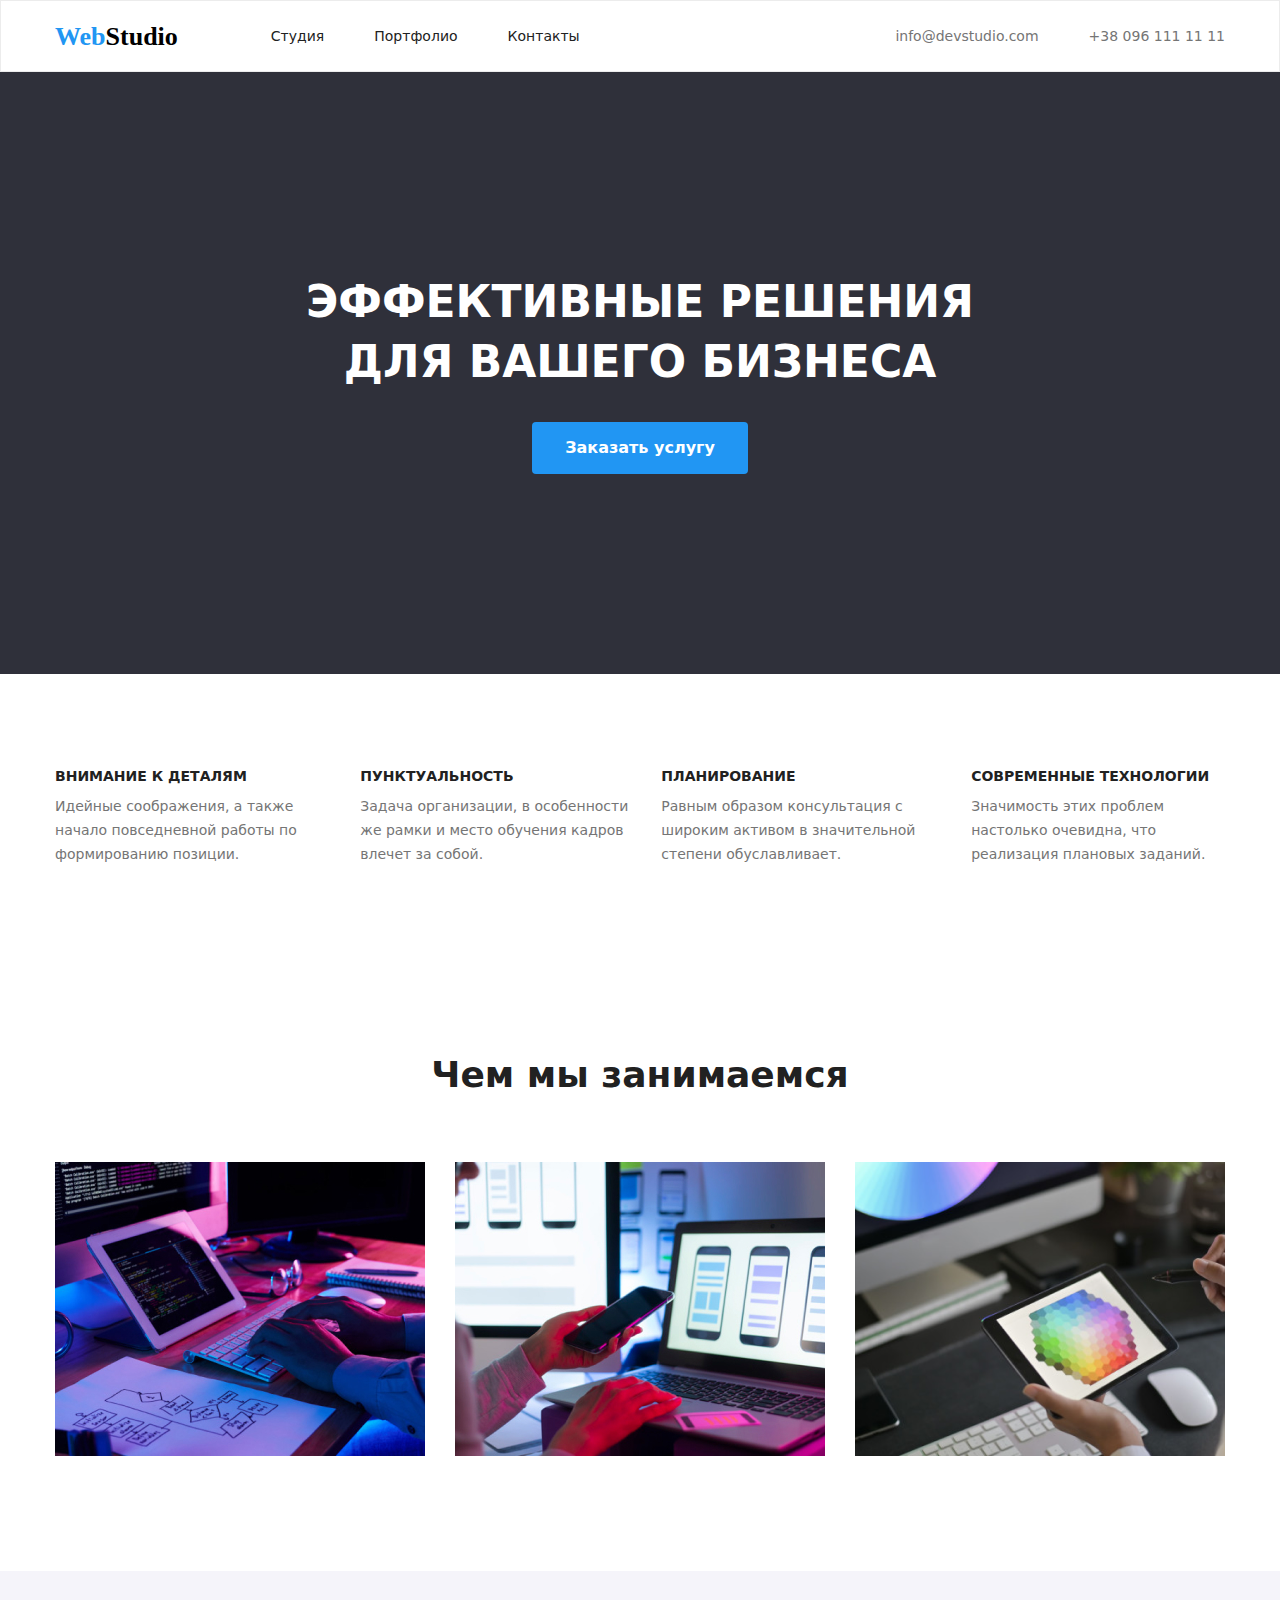
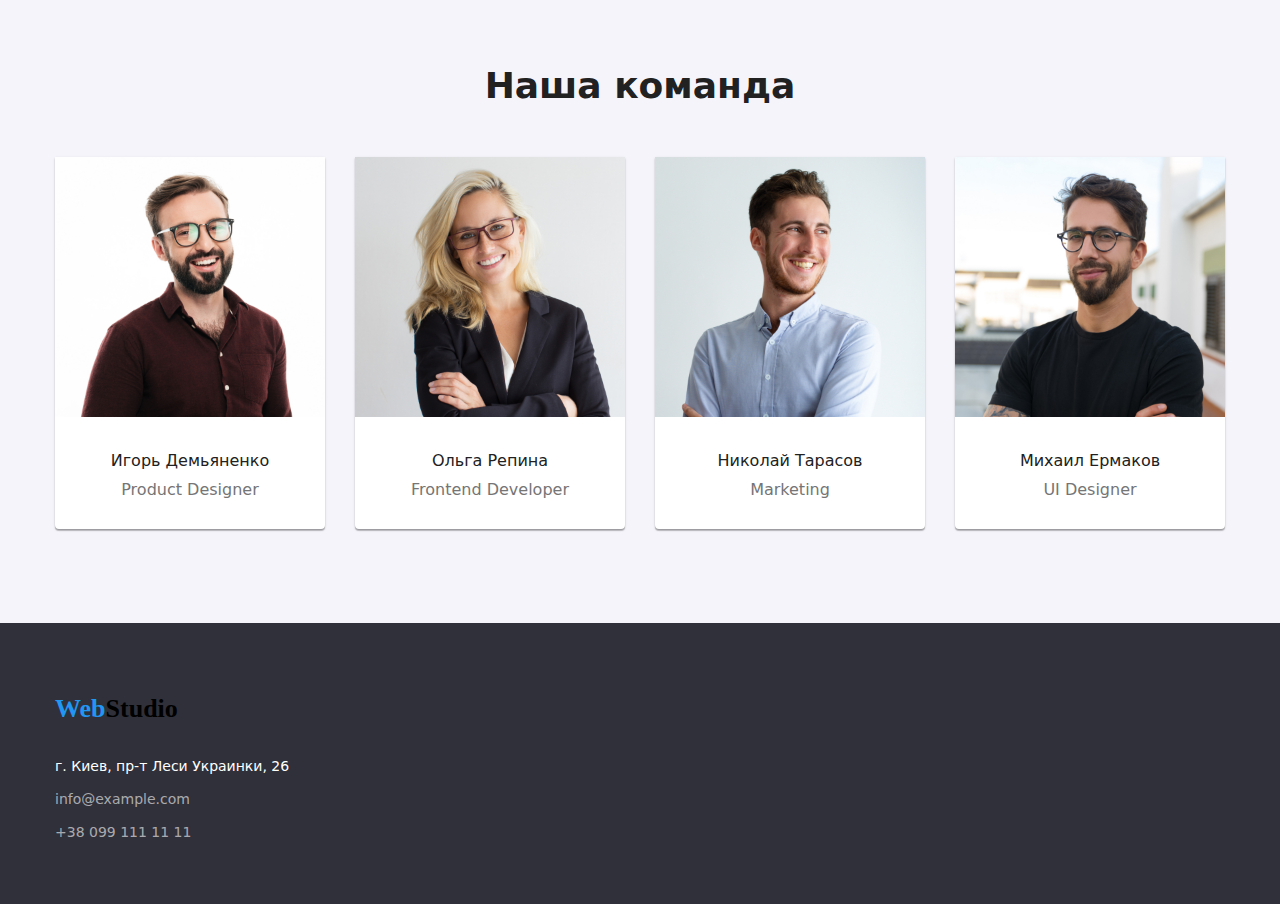
<file: index.html>
<!DOCTYPE html>
<html lang="ru">
  <head>
    <meta charset="UTF-8" />
    <meta name="viewport" content="width=device-width, initial-scale=1.0" />
    <title>WebStudio</title>
    <link
      href="https://fonts.googleapis.com/css2?family=Roboto:wght@400;700&display=swap"
      rel="stylesheet"
    />
    <link
      rel="stylesheet"
      href="https://cdnjs.cloudflare.com/ajax/libs/modern-normalize/1.0.0/modern-normalize.min.css"
    />
    <link rel="stylesheet" href="./styles/styles.css" />
  </head>
  <body>
    <!--weight container=1200px
    padding l,r = 15px-->
    <!-- header-->
    <header>
      <div class="header-container">
        <nav class="main-nav">
          <a href="index.html" lang="en" class="logo-text"
            ><span class="logo-part">Web</span>Studio</a
          >
          <ul class="nav-list">
            <li><a href="" class="main-nav-list-element">Студия</a></li>
            <li>
              <a href="./portfolio.html" class="main-nav-list-element"
                >Портфолио</a
              >
            </li>
            <li><a href="" class="main-nav-list-element">Контакты</a></li>
          </ul>
        </nav>
        <address class="main-adress">
          <ul class="nav-adress-list">
            <li class="adress-list-item">
              <a href="mailto:info@devstudio.com" class="mail-address-webstudio"
                >info@devstudio.com</a
              >
            </li>
            <li class="adress-list-item">
              <a href="tel:+380961111111" class="tel-address-webstudio-header"
                >+38 096 111 11 11</a
              >
            </li>
          </ul>
        </address>
      </div>
    </header>
    <!-- main-->
    <main>
      <!-- section with button-->
      <section class="section-with-button">
        <div class="section-with-button-container">
          <h1 class="our-slogan">
            Эффективные решения<br />
            для вашего бизнеса
          </h1>
          <button type="button" class="button-to-order-servise">
            <span class="button-to-order-servise-text">Заказать услугу</span>
          </button>
        </div>
      </section>
      <!-- section our qualities-->
      <section class="section-our-qualities">
        <div class="our-qualities-container">
          <h2 hidden>our qualities</h2>
          <ul class="our-qualities-list">
            <li class="our-qualities-list-item">
              <h3 class="our-qualities-list-caption">ВНИМАНИЕ К ДЕТАЛЯМ</h3>
              <p class="our-qualities-list-description">
                Идейные соображения, а также начало повседневной работы по
                формированию позиции.
              </p>
            </li>
            <li class="our-qualities-list-item">
              <h3 class="our-qualities-list-caption">ПУНКТУАЛЬНОСТЬ</h3>
              <p class="our-qualities-list-description">
                Задача организации, в особенности же рамки и место обучения
                кадров влечет за собой.
              </p>
            </li>
            <li class="our-qualities-list-item">
              <h3 class="our-qualities-list-caption">ПЛАНИРОВАНИЕ</h3>
              <p class="our-qualities-list-description">
                Равным образом консультация с широким активом в значительной
                степени обуславливает.
              </p>
            </li>
            <li class="our-qualities-list-item">
              <h3 class="our-qualities-list-caption">СОВРЕМЕННЫЕ ТЕХНОЛОГИИ</h3>
              <p class="our-qualities-list-description">
                Значимость этих проблем настолько очевидна, что реализация
                плановых заданий.
              </p>
            </li>
          </ul>
        </div>
      </section>
      <!--our tasks-->
      <section class="section-our-tasks">
        <div class="our-tasks-container">
          <h2 class="our-tasks-caption">Чем мы занимаемся</h2>
          <ul class="our-tasks-list">
            <li class="our-tasks-list-items">
              <img
                src="./images/section-ourtasks/img1.jpg"
                alt="веб-разработка"
                width="370"
                height="294"
                class="our-tasks-pictures"
              />
            </li>
            <li class="our-tasks-list-items">
              <img
                src="./images/section-ourtasks/img2.jpg"
                alt="адаптируем для
                    мобильных гаджетов"
                width="370"
                height="294"
                class="our-tasks-pictures"
              />
            </li>
            <li class="our-tasks-list-items">
              <img
                src="./images/section-ourtasks/img3.png"
                alt="подбираем лучший
                    дизайн"
                width="370"
                height="294"
                class="our-tasks-pictures"
              />
            </li>
          </ul>
        </div>
      </section>
      <!--section our team-->
      <section class="section-our-team">
        <div class="our-team-container">
          <h2 class="section-our-team-caption">Наша команда</h2>
          <ul class="our-team-list">
            <li class="our-team-list-items">
              <div class="our-team-items-container">
                <img
                  src="./images/section-ourteam/img1.jpg"
                  alt="на фото Игорь Демьяненко"
                  width="270"
                  height="260"
                  class="our-team-list-pictures"
                />
                <h3 class="our-team-names">Игорь Демьяненко</h3>
                <p lang="en" class="our-team-positions">Product Designer</p>
              </div>
            </li>
            <li class="our-team-list-items">
              <div class="our-team-items-container">
                <img
                  src="./images/section-ourteam/img2.jpg"
                  alt="на фото Ольга Репина"
                  width="270"
                  height="260"
                  class="our-team-list-pictures"
                />
                <h3 class="our-team-names">Ольга Репина</h3>
                <p lang="en" class="our-team-positions">Frontend Developer</p>
              </div>
            </li>
            <li class="our-team-list-items">
              <div class="our-team-items-container">
                <img
                  src="./images/section-ourteam/img3.jpg"
                  alt="на фото Николай Тарасов"
                  width="270"
                  height="260"
                  class="our-team-list-pictures"
                />
                <h3 class="our-team-names">Николай Тарасов</h3>
                <p lang="en" class="our-team-positions">Marketing</p>
              </div>
            </li>
            <li class="our-team-list-items">
              <div class="our-team-items-container">
                <img
                  src="./images/section-ourteam/img4.jpg"
                  alt="на фото Михаил Ермаков"
                  width="270"
                  height="260"
                  class="our-team-list-pictures"
                />
                <h3 class="our-team-names">Михаил Ермаков</h3>
                <p lang="en" class="our-team-positions">UI Designer</p>
              </div>
            </li>
          </ul>
        </div>
      </section>
    </main>
    <!--footer-->
    <footer class="webstudio-footer">
      <div class="footer-container">
        <div class="footer-logo-container">
          <a href="index.html" lang="en" class="logo-text"
            ><span class="logo-part">Web</span>Studio</a
          >
        </div>
        <address>
          <ul class="webstudio-footer-list">
            <li class="webstudio-footer-list-items">
              <a
                href="https://goo.gl/maps/ka6gXYY2GY19vVcMA"
                target="_blank"
                class="maps-location"
                >г. Киев, пр-т Леси Украинки, 26</a
              >
            </li>
            <li class="webstudio-footer-list-items">
              <a href="mailto:info@example.com" class="mail-address-info"
                >info@example.com</a
              >
            </li>
            <li class="webstudio-footer-list-items">
              <a href="tel:+380991111111" class="tel-address-webstudio"
                >+38 099 111 11 11</a
              >
            </li>
          </ul>
        </address>
      </div>
    </footer>
  </body>
</html>
</file>
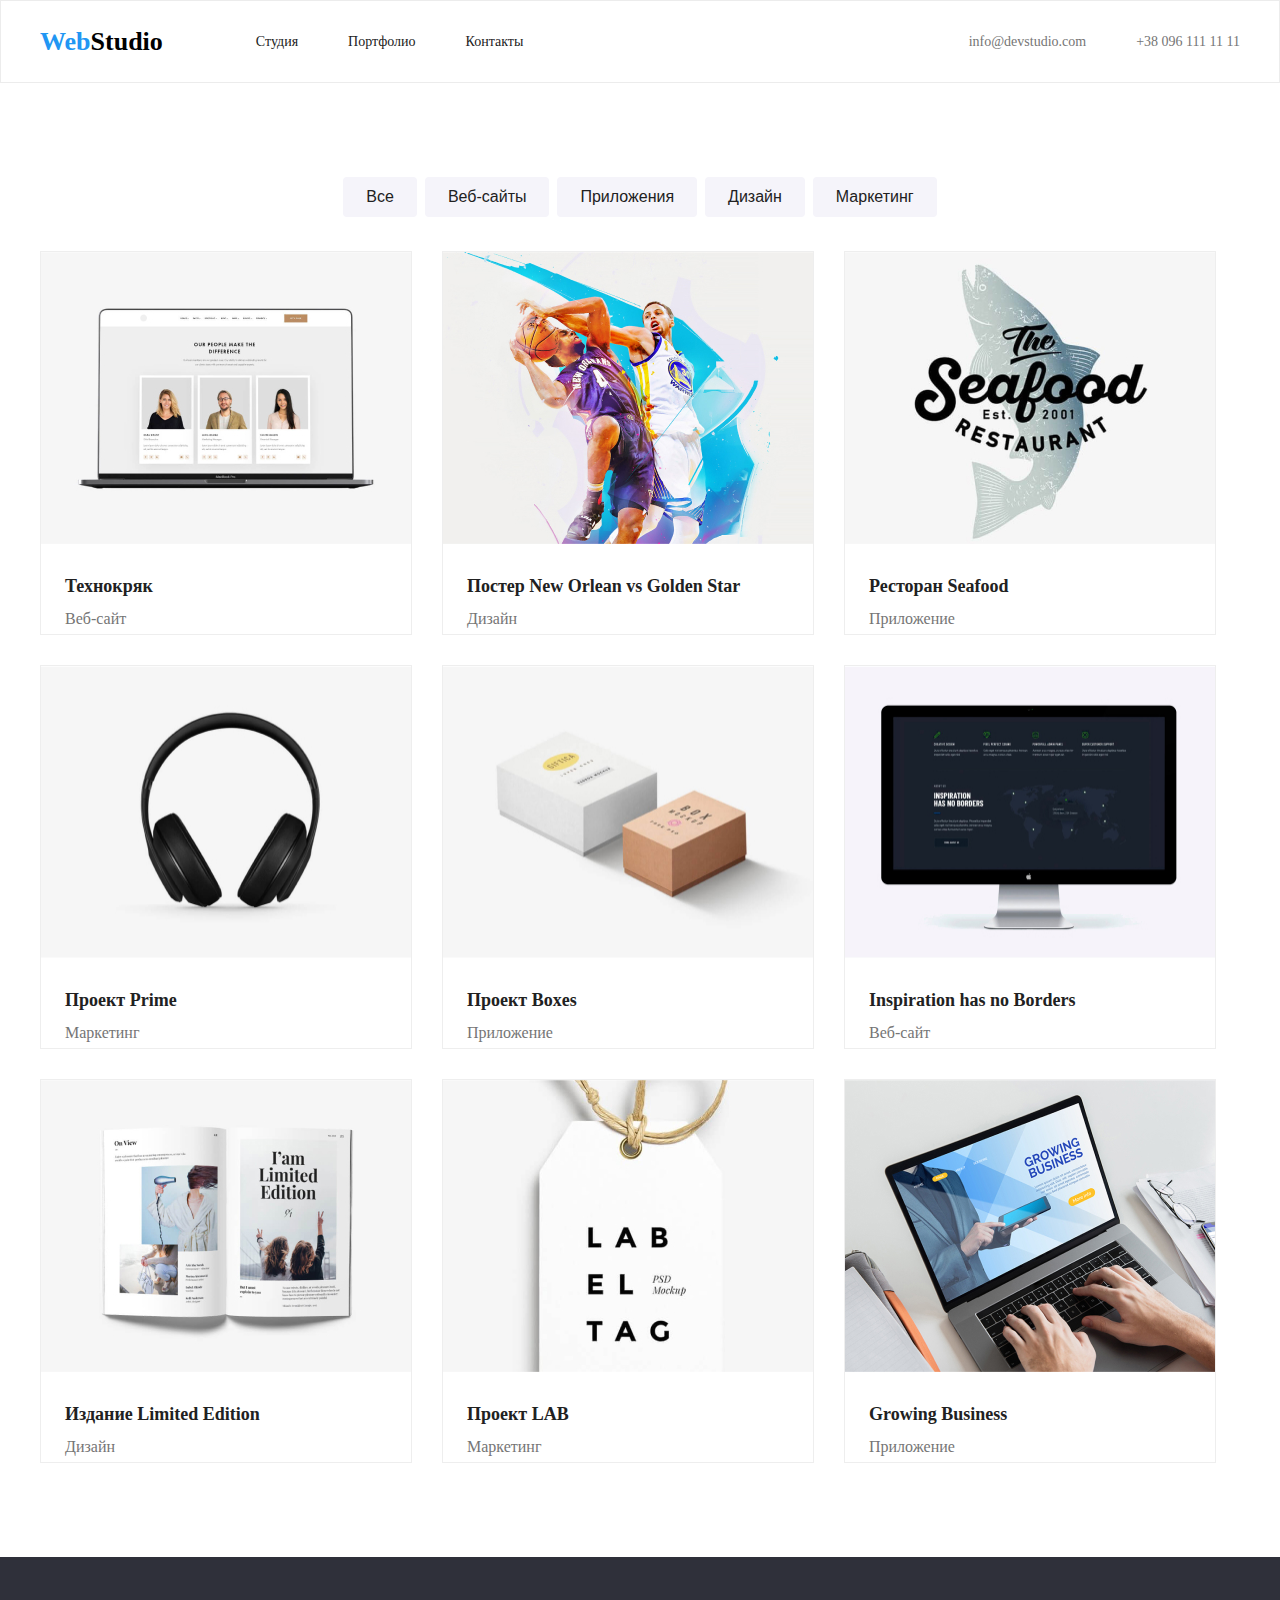
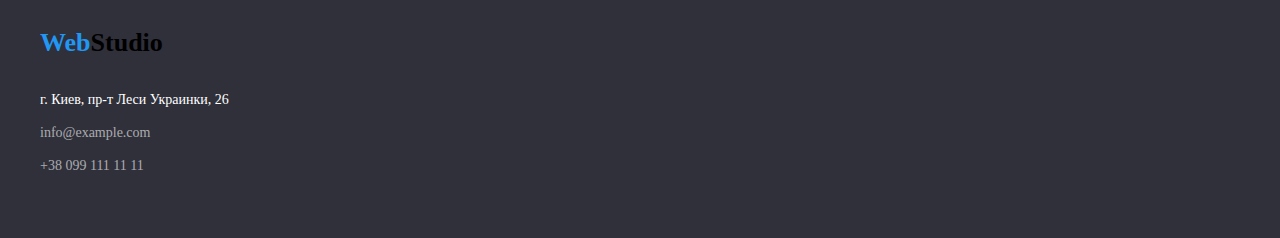
<file: portfolio.html>
<!DOCTYPE html>
<html lang="ru">
  <!--head-->
  <head>
    <meta charset="UTF-8" />
    <meta name="viewport" content="width=device-width, initial-scale=1.0" />
    <title>Portfolio</title>
    <link rel="stylesheet" href="./styles/styles.css" />
  </head>
  <!--body-->
  <body class="potfolio-body">
    <!--header-->
    <header>
      <div class="portfolio-header-container">
        <nav class="portfolio-nav">
          <a href="index.html" lang="en" class="logo-text"
            ><span class="logo-part">Web</span>Studio</a
          >
          <ul class="nav-list">
            <li>
              <a href="./index.html" class="portfolio-nav-list-element"
                >Студия</a
              >
            </li>
            <li>
              <a href="./portfolio.html" class="portfolio-nav-list-element"
                >Портфолио</a
              >
            </li>
            <li><a href="" class="portfolio-nav-list-element">Контакты</a></li>
          </ul>
        </nav>
        <address class="portfolio-address">
          <ul class="portfolio-nav-adress-list">
            <li class="portfolio-address-list-element">
              <a
                href="mailto:info@devstudio.com"
                class="portfolio-mail-address-webstudio"
                >info@devstudio.com</a
              >
            </li>
            <li class="portfolio-address-list-element">
              <a
                href="tel:+380961111111"
                class="portfolio-tel-address-webstudio"
                >+38 096 111 11 11</a
              >
            </li>
          </ul>
        </address>
      </div>
    </header>
    <!--main-->
    <main>
      <!--portfolio section-->
      <section class="portfolio-main-section">
        <div class="portfolio-main-container">
          <h1 class="hidden-porfolio-caption" hidden>portfolio</h1>
          <!--part with buttons-->

          <ul class="portfolio-main-section-list-with-buttons">
            <li class="portfolio-main-section-list-items">
              <button type="button" class="portfolio-main-section-button">
                <span class="portfolio-main-section-buttons-text"> Все </span>
              </button>
            </li>
            <li class="portfolio-main-section-list-items">
              <button type="button" class="portfolio-main-section-button">
                <span class="portfolio-main-section-buttons-text">
                  Веб-сайты
                </span>
              </button>
            </li>
            <li class="portfolio-main-section-list-items">
              <button type="button" class="portfolio-main-section-button">
                <span class="portfolio-main-section-buttons-text"
                  >Приложения</span
                >
              </button>
            </li>
            <li class="portfolio-main-section-list-items">
              <button type="button" class="portfolio-main-section-button">
                <span class="portfolio-main-section-buttons-text">Дизайн</span>
              </button>
            </li>
            <li class="portfolio-main-section-list-items">
              <button type="button" class="portfolio-main-section-button">
                <span class="portfolio-main-section-buttons-text"
                  >Маркетинг</span
                >
              </button>
            </li>
          </ul>
          <!--part with pictures-->

          <ul class="portfolio-main-section-list-with-pictures">
            <div class="portfolio-main-list-items-container">
              <li class="portfolio-main-section-list-with-pictures-items">
                <img
                  src="./images/potfolio-images/img1.jpg"
                  alt="Технокряк"
                  width="370"
                  height="292"
                  class="portfolio-main-section-pictures"
                />
                <p class="portfolio-main-section-pictures-description">
                  Технокряк
                </p>
                <a href="" class="portfolio-main-section-list-links"
                  >Веб-сайт</a
                >
              </li>
            </div>
            <div class="portfolio-main-list-items-container">
              <li class="portfolio-main-section-list-with-pictures-items">
                <img
                  src="./images/potfolio-images/img2.jpg"
                  alt="Постер с представителями команд"
                  width="370"
                  height="292"
                  class="portfolio-main-section-pictures"
                />
                <p class="portfolio-main-section-pictures-description">
                  Постер<span lang="en"> New Orlean vs Golden Star</span>
                </p>
                <a href="" class="portfolio-main-section-list-links">Дизайн</a>
              </li>
            </div>
            <div class="portfolio-main-list-items-container">
              <li class="portfolio-main-section-list-with-pictures-items">
                <img
                  src="./images/potfolio-images/img3.jpg"
                  alt="Логотип ресторана"
                  width="370"
                  height="292"
                  class="portfolio-main-section-pictures"
                />
                <p class="portfolio-main-section-pictures-description">
                  Ресторан <span lang="en">Seafood</span>
                </p>
                <a href="" class="portfolio-main-section-list-links"
                  >Приложение</a
                >
              </li>
            </div>
            <div class="portfolio-main-list-items-container">
              <li class="portfolio-main-section-list-with-pictures-items">
                <img
                  src="./images/potfolio-images/img4.jpg"
                  alt="Наушники"
                  width="370"
                  height="292"
                  class="portfolio-main-section-pictures"
                />
                <p class="portfolio-main-section-pictures-description">
                  Проект <span lang="en">Prime</span>
                </p>
                <a href="" class="portfolio-main-section-list-links"
                  >Маркетинг</a
                >
              </li>
            </div>
            <div class="portfolio-main-list-items-container">
              <li class="portfolio-main-section-list-with-pictures-items">
                <img
                  src="./images/potfolio-images/img5.jpg"
                  alt="Коробки"
                  width="370"
                  height="292"
                  class="portfolio-main-section-pictures"
                />
                <p class="portfolio-main-section-pictures-description">
                  Проект <span lang="en">Boxes</span>
                </p>
                <a href="" class="portfolio-main-section-list-links"
                  >Приложение</a
                >
              </li>
            </div>
            <div class="portfolio-main-list-items-container">
              <li class="portfolio-main-section-list-with-pictures-items">
                <img
                  src="./images/potfolio-images/img6.jpg"
                  alt="Изображение сайта"
                  width="370"
                  height="292"
                  class="portfolio-main-section-pictures"
                />
                <p class="portfolio-main-section-pictures-description">
                  <span lang="en">Inspiration has no Borders</span>
                </p>
                <a href="" class="portfolio-main-section-list-links"
                  >Веб-сайт</a
                >
              </li>
            </div>
            <div class="portfolio-main-list-items-container">
              <li class="portfolio-main-section-list-with-pictures-items">
                <img
                  src="./images/potfolio-images/img7.jpg"
                  alt="Изображение журнала"
                  width="370"
                  height="292"
                  class="portfolio-main-section-pictures"
                />
                <p class="portfolio-main-section-pictures-description">
                  Издание <span lang="en">Limited Edition</span>
                </p>
                <a href="" class="portfolio-main-section-list-links">Дизайн</a>
              </li>
            </div>
            <div class="portfolio-main-list-items-container">
              <li class="portfolio-main-section-list-with-pictures-items">
                <img
                  src="./images/potfolio-images/img8.jpg"
                  alt="Изображение бирки с логотипом"
                  width="370"
                  height="292"
                  class="portfolio-main-section-pictures"
                />
                <p class="portfolio-main-section-pictures-description">
                  Проект <span lang="en">LAB</span>
                </p>
                <a href="" class="portfolio-main-section-list-links"
                  >Маркетинг</a
                >
              </li>
            </div>
            <div class="portfolio-main-list-items-container">
              <li class="portfolio-main-section-list-with-pictures-items">
                <img
                  src="./images/potfolio-images/img9.jpg"
                  alt="Работа за компьютером"
                  width="370"
                  height="292"
                  class="portfolio-main-section-pictures"
                />
                <p class="portfolio-main-section-pictures-description">
                  <span lang="en">Growing Business</span>
                </p>
                <a href="" class="portfolio-main-section-list-links"
                  >Приложение</a
                >
              </li>
            </div>
          </ul>
        </div>
      </section>
    </main>
    <!--footer-->
    <footer class="webstudio-footer">
      <div class="footer-container portfolio-footer-container">
        <div class="footer-logo-container">
          <a href="index.html" lang="en" class="logo-text"
            ><span class="logo-part">Web</span>Studio</a
          >
        </div>
        <address>
          <ul class="webstudio-footer-list">
            <li class="webstudio-footer-list-items">
              <a
                href="https://goo.gl/maps/ka6gXYY2GY19vVcMA"
                target="_blank"
                class="maps-location"
                >г. Киев, пр-т Леси Украинки, 26</a
              >
            </li>
            <li class="webstudio-footer-list-items">
              <a href="mailto:info@example.com" class="mail-address-info"
                >info@example.com</a
              >
            </li>
            <li class="webstudio-footer-list-items">
              <a href="tel:+380991111111" class="tel-address-webstudio"
                >+38 099 111 11 11</a
              >
            </li>
          </ul>
        </address>
      </div>
    </footer>
  </body>
</html>
</file>
<file: styles/styles.css>
header {
  background: #ffffff;
  border: 1px solid #ececec;
}
.logo-text {
  text-decoration: none;
  font-family: Raleway;
  font-style: normal;
  font-weight: bold;
  font-size: 26px;
  line-height: 31px;
  color: #000000;
  padding: 0;
  margin-right: 93px;
}
.logo-part {
  color: #2196f3;
}
.nav-list,
.nav-adress-list,
.our-qualities-list,
.our-tasks-list,
.our-team-list,
.webstudio-footer-list,
.portfolio-footer-list,
.portfolio-nav-adress-list,
.portfolio-main-section-list-with-buttons,
.portfolio-main-section-list-with-pictures {
  list-style-type: none;
}

.main-nav-list-element {
  text-decoration: none;
  font-style: normal;
  font-weight: 500;
  font-size: 14px;
  line-height: 16px;
  color: #212121;
}

.main-nav-list-element:hover {
  color: #2196f3;
}

.mail-address-webstudio,
.tel-address-webstudio-header {
  font-style: normal;
  font-weight: 500;
  font-size: 14px;
  line-height: 16px;
  color: #757575;
  text-decoration: none;
}
.tel-address-webstudio-header:hover,
.mail-address-webstudio:hover {
  color: #2196f3;
}
.section-with-button {
  background: #2f303a;
}
.our-slogan {
  font-style: normal;
  font-weight: 900;
  font-size: 44px;
  line-height: 60px;
  text-align: center;
  text-transform: uppercase;
  color: #ffffff;

  margin: 0;
}
.button-to-order-servise {
  font-style: normal;
  font-weight: bold;
  font-size: 16px;
  line-height: 30px;
  background: #2196f3;
  border: 1px solid transparent;

  border-radius: 4px;
  min-width: 200px;
  text-align: center;
  display: block;
  padding: 10px 32px;
  margin-right: auto;
  margin-left: auto;
  margin-top: 30px;
}
.button-to-order-servise-text {
  color: #ffffff;
}
.section-our-qualities {
  background: #ffffff;
}

.our-qualities-list-caption {
  font-style: normal;
  font-weight: bold;
  font-size: 14px;
  line-height: 16px;
  color: #212121;

  margin: 0;
  padding-top: 94px;
}
.our-qualities-list-description {
  font-style: normal;
  font-weight: normal;
  font-size: 14px;
  line-height: 24px;
  color: #757575;

  margin: 0;
  padding-bottom: 94px;

  margin-top: 10px;

  text-align: left;
}
.section-our-tasks {
  background: #ffffff;
}
.our-tasks-caption {
  font-style: normal;
  font-weight: bold;
  font-size: 36px;
  line-height: 42px;
  text-align: center;
  color: #212121;
  margin: 0;
}

.our-tasks-pictures {
  width: 370px;
  height: 294px;
}
.section-our-team {
  background: #f5f4fa;
}
.section-our-team-caption {
  font-style: normal;
  font-weight: bold;
  font-size: 36px;
  line-height: 42px;
  text-align: center;
  color: #212121;
  margin: 0;
}
.our-team-list-pictures {
  width: 270px;
  height: 260px;
}
.our-team-names {
  font-style: normal;
  font-weight: 500;
  font-size: 16px;
  line-height: 19px;
  color: #212121;
}
.our-team-positions {
  font-style: normal;
  font-weight: normal;
  font-size: 16px;
  line-height: 19px;
  color: #757575;
}
.webstudio-footer,
.portfolio-footer {
  background: #2f303a;
}
.maps-location {
  text-decoration: none;
  font-style: normal;
  font-weight: normal;
  font-size: 14px;
  line-height: 24px;
  color: #ffffff;
}
.mail-address-info,
.tel-address-webstudio {
  text-decoration: none;
  font-style: normal;
  font-weight: normal;
  font-size: 14px;
  line-height: 24px;
  color: rgba(255, 255, 255, 0.6);
}
.portfolio-nav-list-element {
  text-decoration: none;
  font-style: normal;
  font-weight: 500;
  font-size: 14px;
  line-height: 16px;
  color: #212121;
}
.portfolio-nav-list-element:hover {
  color: #2196f3;
}
.portfolio-mail-address-webstudio,
.portfolio-tel-address-webstudio {
  text-decoration: none;
  font-style: normal;
  font-weight: 500;
  font-size: 14px;
  line-height: 16px;
  color: #757575;
}
.portfolio-mail-address-webstudio:hover {
  color: #2196f3;
}
.portfolio-tel-address-webstudio:hover {
  color: #2196f3;
}
.portfolio-main-section {
  background: #ffffff;
}
.portfolio-main-section-button {
  background: #f5f4fa;
  border-radius: 4px;
  border: 1px solid transparent;

  padding-left: 22px;
  padding-right: 22px;
  padding-top: 6px;
  padding-bottom: 6px;
}
.portfolio-main-section-button:hover {
  background: #2196f3;
}
.portfolio-main-section-buttons-text {
  font-style: normal;
  font-weight: 500;
  font-size: 16px;
  line-height: 26px;
  color: #212121;
  text-align: center;
}
.portfolio-main-section-pictures-description {
  font-style: normal;
  font-weight: bold;
  font-size: 18px;
  line-height: 36px;
  color: #212121;
}
.portfolio-main-section-list-links {
  text-decoration: none;
  font-style: normal;
  font-weight: normal;
  font-size: 16px;
  line-height: 30px;
  color: #757575;
}
/*webstudio-direction*/
.header-container {
  width: 1200px;

  padding-left: 15px;
  padding-right: 15px;
  margin-left: auto;
  margin-right: auto;
  align-items: center;

  display: flex;
  justify-content: space-between;
}

.main-nav {
  display: flex;
  align-items: center;
}

.nav-list {
  padding: 0;
  margin: 0;
  display: flex;
}
.logo-text,
.main-nav-list-element,
.adress-list-item {
  display: block;
  padding: 10px 0;
}
.nav-adress-list {
  padding: 0;
  margin-left: auto;
  display: flex;
}
.main-nav-list-element,
.adress-list-item {
  margin-right: 50px;
}

.adress-list-item:last-child {
  margin-right: 0;
}
/*
.main-nav-list-element:last-child {
  margin-right: 0;
}*/

.section-with-button-container {
  margin-top: 0;
  padding-top: 200px;
  padding-bottom: 200px;
  padding-left: 15px;
  padding-right: 15px;

  width: 1200px;
  margin-left: auto;
  margin-right: auto;
  align-items: center;
}

.section-our-qualities {
  margin-top: 0;
}

.our-qualities-list {
  margin: 0;
  padding-left: 15px;
  padding-right: 15px;
  display: flex;
  align-items: center;
}

.our-qualities-list-item {
  margin-right: 30px;
}
.our-qualities-list-item:last-child {
  margin-right: 0;
}
.our-qualities-container,
.our-tasks-container,
.our-team-container {
  width: 1200px;
  margin-left: auto;
  margin-right: auto;
  align-items: center;
}
.our-tasks-list {
  padding-left: 15px;
  padding-right: 15px;
  margin-left: auto;
  margin-right: auto;
  display: flex;
  align-items: center;
}
.our-tasks-list-items {
  margin-right: 30px;
  margin-top: 50px;
}
.our-tasks-list-items:last-child {
  margin-right: 0;
}
.section-our-tasks {
  padding-top: 94px;
  padding-bottom: 94px;
}
.section-our-team {
  padding-top: 94px;
  padding-bottom: 94px;
}
.our-team-list {
  padding-left: 15px;
  padding-right: 15px;
  margin-left: auto;
  margin-right: auto;
  margin-top: 50px;
  margin-bottom: 0;
  display: flex;
  align-items: center;
}
.our-team-list-items {
  margin-right: 30px;
}
.our-team-list-items:last-child {
  margin-right: 0;
}
.our-team-items-container {
  background: #ffffff;

  box-shadow: 0px 1px 3px rgba(0, 0, 0, 0.12), 0px 1px 1px rgba(0, 0, 0, 0.14),
    0px 2px 1px rgba(0, 0, 0, 0.2);
  border-radius: 0px 0px 4px 4px;
}

.our-team-items-container {
  text-align: center;
  padding-bottom: 30px;
}

.our-team-positions {
  margin-top: 10px;
  margin-bottom: 0;
}
.our-team-names {
  margin-top: 30px;
  margin-bottom: 0;
}
.footer-container {
  display: flex;
  flex-direction: column;

  width: 1200px;
  padding-left: 15px;
  padding-right: 15px;
  padding-bottom: 60px;
  margin-left: auto;
  margin-right: auto;
}
.footer-logo-container {
  margin-top: 60px;
}
.webstudio-footer-list {
  margin-top: 20px;
  margin-bottom: 0;
  padding: 0;
}
.webstudio-footer-list-items {
  margin-top: 9px;
}
.webstudio-footer-list-items:first-child {
  margin-top: 0;
}
/*portfolio items direction*/
body {
  margin: 0;
}
/*header*/

.portfolio-header-container {
  display: flex;
  justify-content: space-between;

  align-items: center;
  width: 1200px;
  padding: 15px;
  margin-right: auto;
  margin-left: auto;
}
.portfolio-nav,
.portfolio-nav-adress-list {
  display: flex;
  align-items: center;
}
.portfolio-nav-list-element,
.portfolio-mail-address-webstudio,
.portfolio-tel-address-webstudio {
  display: block;
  padding: 10px 0;
}
.portfolio-nav-adress-list {
  margin: 0;
  padding: 0;
}
.portfolio-nav-list-element {
  margin-right: 50px;
}
/*main*/
.hidden-porfolio-caption {
  margin: 0;
}
/*.portfolio-nav-list-element:last-child {
  margin-right: 0;
}*/
.portfolio-address-list-element {
  margin-right: 50px;
}
.portfolio-address-list-element:last-child {
  margin-right: 0;
}
.portfolio-main-container {
  width: 1200px;
  padding-right: 15px;
  padding-left: 15px;
  margin-right: auto;
  margin-left: auto;
}
.portfolio-main-section-list-with-buttons {
  display: flex;
  flex-direction: row;
  align-items: center;
  justify-content: center;

  margin: 0;
  margin-top: 94px;
  padding-left: 0;
}
.portfolio-main-section-list-items {
  margin-right: 8px;
}
.portfolio-main-section-list-items:last-child {
  margin-right: 0;
}
.portfolio-main-section-list-with-pictures {
  margin: 0;
  margin-top: 34px;
  padding-left: 0;
  display: flex;
  flex-direction: row;
  flex-wrap: wrap;
}

.portfolio-main-list-items-container {
  text-align: left;
  border: 1px solid #eeeeee;
  margin-right: 30px;
}
.portfolio-main-list-items-container:nth-child(3n) {
  margin-right: 0;
}
.portfolio-main-list-items-container:nth-child(n + 4) {
  margin-top: 30px;
}
.portfolio-main-section-pictures-description {
  margin-top: 20px;
  margin-bottom: 0;
  margin-left: 24px;
}
.portfolio-main-section-list-links {
  margin-top: 4px;
  margin-bottom: 0;
  margin-left: 24px;
}
.portfolio-footer-container {
  margin-top: 94px;
}
</file>
